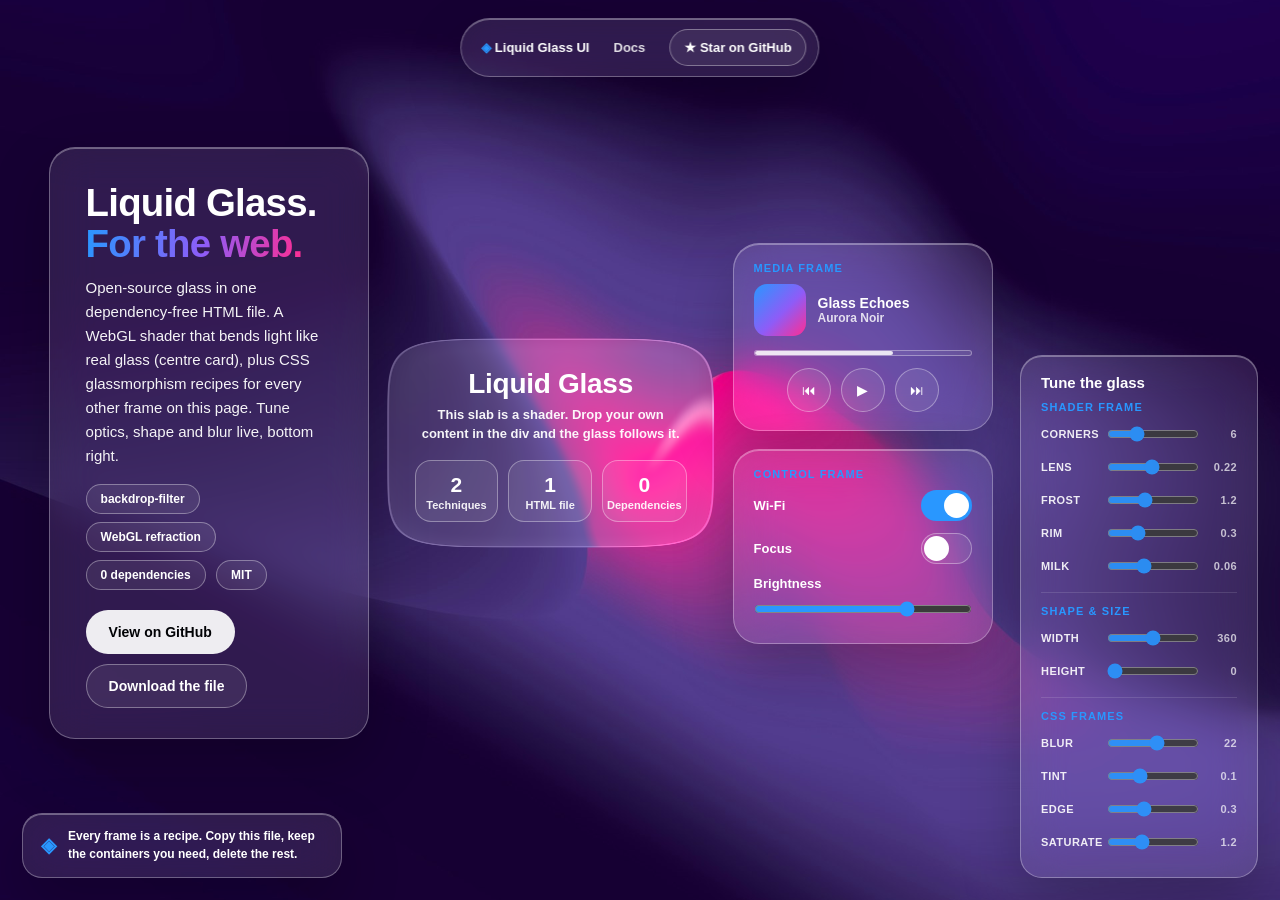
<file: design_assets/LiquidGlassUI-main/index.html>
<!doctype html>
<html lang="en">
  <head>
    <meta charset="UTF-8" />
    <meta name="viewport" content="width=device-width, initial-scale=1.0" />

    <!-- ============ SEO ============ -->
    <title>Liquid Glass UI | Apple-style liquid glass &amp; glassmorphism for the web</title>
    <meta
      name="description"
      content="Open-source liquid glass for the web. One dependency-free HTML file: a WebGL refraction shader with live tuning sliders plus CSS glassmorphism component recipes. MIT licensed."
    />
    <meta
      name="keywords"
      content="liquid glass, glassmorphism, webgl shader, backdrop-filter, apple liquid glass, glass ui, css glass effect, frosted glass"
    />
    <meta name="author" content="hungduong-projects" />
    <meta name="robots" content="index, follow" />
    <link rel="canonical" href="https://hungduong-projects.github.io/LiquidGlassUI/" />
    <meta name="theme-color" content="#10241f" />
    <link
      rel="icon"
      href="data:image/svg+xml,%3Csvg%20xmlns='http://www.w3.org/2000/svg'%20viewBox='0%200%2032%2032'%3E%3Crect%20width='32'%20height='32'%20rx='7'%20fill='%23010205'/%3E%3Cpolygon%20points='16,5%2027,16%2016,27%205,16'%20fill='%232997ff'/%3E%3Cpolygon%20points='16,12%2020,16%2016,20%2012,16'%20fill='%23010205'/%3E%3C/svg%3E"
    />

    <!-- Open Graph -->
    <meta property="og:type" content="website" />
    <meta property="og:title" content="Liquid Glass UI | Apple-style liquid glass for the web" />
    <meta
      property="og:description"
      content="A WebGL refraction shader with live tuning sliders plus CSS glassmorphism component recipes. One HTML file, zero dependencies, MIT."
    />
    <meta property="og:url" content="https://hungduong-projects.github.io/LiquidGlassUI/" />
    <meta property="og:image" content="https://hungduong-projects.github.io/LiquidGlassUI/og.png" />
    <meta property="og:site_name" content="Liquid Glass UI" />

    <!-- Twitter -->
    <meta name="twitter:card" content="summary_large_image" />
    <meta name="twitter:title" content="Liquid Glass UI | Apple-style liquid glass for the web" />
    <meta
      name="twitter:description"
      content="A WebGL refraction shader with live tuning sliders plus CSS glassmorphism component recipes. One HTML file, zero dependencies, MIT."
    />
    <meta name="twitter:image" content="https://hungduong-projects.github.io/LiquidGlassUI/og.png" />

    <script type="application/ld+json">
      {
        "@context": "https://schema.org",
        "@type": "SoftwareSourceCode",
        "name": "Liquid Glass UI",
        "description": "Open-source liquid glass for the web: a WebGL refraction shader with live tuning sliders plus CSS glassmorphism component recipes in one dependency-free HTML file.",
        "codeRepository": "https://github.com/hungduong-projects/LiquidGlassUI",
        "programmingLanguage": ["HTML", "CSS", "JavaScript", "GLSL"],
        "license": "https://opensource.org/licenses/MIT",
        "url": "https://hungduong-projects.github.io/LiquidGlassUI/"
      }
    </script>

    <style>
      /* ============================================================
         1. DESIGN TOKENS
         ============================================================ */
      :root {
        --ink: #fff;
        --ink-rgb: 255, 255, 255;
        --glass-fill-a: 0.1;
        --glass-edge-a: 0.3;
        --glass-sat: 1.2;
        --glass-fill: rgba(255, 255, 255, var(--glass-fill-a));
        --glass-edge: rgba(255, 255, 255, var(--glass-edge-a));
        --glass-inner-fill: rgba(var(--ink-rgb), 0.08);
        --glass-inner-edge: rgba(var(--ink-rgb), 0.35);
        --glass-blur: 22px;
        --shadow-depth: 0 24px 60px rgba(0, 0, 0, 0.22);
        --shadow-rim: inset 0 1px 0 rgba(255, 255, 255, 0.32);
        --radius-lg: 26px;
        --radius-md: 16px;
        --radius-pill: 999px;
        --accent: #2997ff; /* apple.com link blue */
        --font: -apple-system, BlinkMacSystemFont, "SF Pro Display",
          "Segoe UI", "Helvetica Neue", sans-serif;
      }

      /* ============================================================
         2. BASE
         ============================================================ */
      * { box-sizing: border-box; }
      html, body {
        margin: 0;
        background: #10241f;
        font-family: var(--font);
        color: var(--ink);
      }
      a { color: inherit; }
      button {
        font-family: inherit;
        color: inherit;
        cursor: pointer;
      }
      a:focus-visible,
      button:focus-visible,
      input:focus-visible {
        outline: 2px solid var(--accent);
        outline-offset: 2px;
        border-radius: 6px;
      }

      /* ============================================================
         3. BACKDROP CANVAS (WebGL: draws backdrop AND the glass slab)
         ============================================================ */
      #glcanvas {
        position: fixed;
        inset: 0;
        display: block;
        width: 100%;
        height: 100%;
        z-index: 0;
      }

      /* ============================================================
         4. GLASS RECIPES
         .glass       : CSS glassmorphism frame (backdrop-filter)
         .glass-inner : flat translucent layer, never nested blur
         ============================================================ */
      .glass {
        background: var(--glass-fill);
        border: 1px solid var(--glass-edge);
        box-shadow: var(--shadow-depth), var(--shadow-rim);
        backdrop-filter: blur(var(--glass-blur)) saturate(var(--glass-sat));
        -webkit-backdrop-filter: blur(var(--glass-blur)) saturate(var(--glass-sat));
        border-radius: var(--radius-lg);
      }
      .glass-inner {
        border: 1px solid var(--glass-inner-edge);
        background: var(--glass-inner-fill);
      }
      @media (prefers-reduced-transparency: reduce) {
        .glass {
          background: rgba(8, 10, 20, 0.94);
          backdrop-filter: none;
          -webkit-backdrop-filter: none;
        }
      }

      /* ============================================================
         5. NAV
         ============================================================ */
      #nav {
        position: fixed;
        top: 18px;
        left: 50%;
        transform: translateX(-50%);
        z-index: 8;
        display: flex;
        align-items: center;
        gap: 22px;
        padding: 10px 12px 10px 20px;
        border-radius: var(--radius-pill);
        font-size: 13px;
        font-weight: 700;
        white-space: nowrap;
      }
      #nav .brand { font-weight: 800; }
      #nav .brand .gem { color: var(--accent); }
      #nav a {
        text-decoration: none;
        opacity: 0.85;
        transition: opacity 0.15s;
        padding: 10px 2px;
      }
      #nav a:hover { opacity: 1; }
      #nav .star {
        border-radius: var(--radius-pill);
        padding: 10px 14px;
        opacity: 1;
      }
      #nav .star:hover { background: rgba(var(--ink-rgb), 0.16); }

      /* ============================================================
         6. STAGE LAYOUT (bento of glass frames)
         ============================================================ */
      #stage {
        position: relative;
        z-index: 2;
        min-height: 100dvh;
        display: grid;
        grid-template-columns: minmax(320px, 430px) minmax(320px, 400px) minmax(260px, 300px);
        justify-content: center;
        align-items: center;
        align-content: center;
        gap: 22px;
        padding: 96px 4vw 110px;
      }
      .stack { display: grid; gap: 18px; }

      /* ============================================================
         7. HERO PANEL (CSS glassmorphism frame)
         ============================================================ */
      #panel { padding: 34px 36px 30px; }
      #panel h1 {
        margin: 0 0 12px;
        font-size: clamp(30px, 3vw, 44px);
        font-weight: 800;
        line-height: 1.08;
        letter-spacing: -0.02em;
      }
      #panel h1 em {
        font-style: normal;
        background: linear-gradient(100deg, #2997ff, #8e5cf7 55%, #ff2d92);
        -webkit-background-clip: text;
        background-clip: text;
        -webkit-text-fill-color: transparent;
        color: transparent;
      }
      #panel p {
        margin: 0 0 16px;
        font-size: 15px;
        line-height: 1.6;
        font-weight: 500;
        opacity: 0.95;
        max-width: 52ch;
      }
      .pill {
        display: inline-block;
        border-radius: var(--radius-pill);
        padding: 7px 14px;
        font-size: 12px;
        font-weight: 700;
        margin: 0 6px 8px 0;
      }
      .actions { display: flex; gap: 10px; margin-top: 12px; flex-wrap: wrap; }
      .btn {
        display: inline-flex;
        align-items: center;
        min-height: 44px;
        border-radius: var(--radius-pill);
        padding: 11px 22px;
        font-size: 14px;
        font-weight: 800;
        text-decoration: none;
        transition: background 0.15s, transform 0.15s;
      }
      .btn:hover { transform: translateY(-1px); }
      .btn:active { transform: translateY(0) scale(0.98); }
      .btn-primary {
        background: rgba(var(--ink-rgb), 0.92);
        color: #010205;
        border: 1px solid transparent;
      }
      .btn-primary:hover { background: #fff; }
      .btn-ghost:hover { background: rgba(var(--ink-rgb), 0.16); }

      /* ============================================================
         8. LIQUID GLASS CARD (WebGL shader frame)
         The slab is drawn by the shader BEHIND this div; the div
         has no background, it only carries content and position.
         ============================================================ */
      #cardWrap { display: flex; justify-content: center; }
      #card {
        width: clamp(300px, 100%, 380px);
        max-width: 100%;
        padding: 26px 24px 22px;
        border-radius: 34px;
        color: var(--ink);
        user-select: none;
        -webkit-user-select: none;
        display: flex;
        flex-direction: column;
        justify-content: center;
      }
      #card h2 {
        margin: 0 0 6px;
        font-size: 28px;
        font-weight: 800;
        text-align: center;
        letter-spacing: -0.01em;
      }
      #card p {
        margin: 0 0 16px;
        font-size: 13px;
        line-height: 1.45;
        text-align: center;
        font-weight: 600;
        opacity: 0.95;
      }
      .tile-row { display: flex; gap: 10px; }
      .tile {
        flex: 1;
        border-radius: var(--radius-md);
        padding: 12px 4px 10px;
        text-align: center;
      }
      .tile .num { font-size: 21px; font-weight: 800; }
      .tile .lbl { font-size: 11px; font-weight: 700; opacity: 0.92; margin-top: 2px; }

      /* ============================================================
         9. PROTOTYPE FRAMES (music player, controls)
         ============================================================ */
      .frame-label {
        font-size: 11px;
        font-weight: 800;
        letter-spacing: 0.1em;
        text-transform: uppercase;
        color: var(--accent);
        margin: 0 0 10px;
      }

      /* music player */
      #player { padding: 18px 20px; }
      #player .row { display: flex; align-items: center; gap: 12px; }
      #player .art {
        width: 52px;
        height: 52px;
        border-radius: 13px;
        background: linear-gradient(135deg, #2997ff, #8e5cf7 55%, #ff2d92);
        flex: none;
      }
      #player .song { font-size: 14px; font-weight: 800; }
      #player .artist { font-size: 12px; font-weight: 600; opacity: 0.82; }
      #player .bar {
        height: 6px;
        border-radius: 99px;
        margin: 14px 0 12px;
        overflow: hidden;
      }
      #player .bar i {
        display: block;
        height: 100%;
        width: 64%;
        background: rgba(var(--ink-rgb), 0.85);
        border-radius: 99px;
      }
      #player .pctl { display: flex; justify-content: center; gap: 10px; }
      #player .pctl button {
        width: 44px;
        height: 44px;
        border-radius: 50%;
        font-size: 14px;
        display: grid;
        place-items: center;
        transition: background 0.15s;
      }
      #player .pctl button:hover { background: rgba(var(--ink-rgb), 0.18); }

      /* control centre */
      #controls { padding: 18px 20px; }
      #controls .crow {
        display: flex;
        align-items: center;
        justify-content: space-between;
        font-size: 13px;
        font-weight: 700;
        margin-bottom: 12px;
      }
      .switch {
        width: 51px;
        height: 31px;
        border-radius: 99px;
        position: relative;
        transition: background 0.2s;
        border: 1px solid var(--glass-inner-edge);
        background: var(--glass-inner-fill);
        padding: 0;
      }
      .switch::after {
        content: "";
        position: absolute;
        top: 2px;
        left: 2px;
        width: 25px;
        height: 25px;
        border-radius: 50%;
        background: #fff;
        transition: transform 0.2s;
      }
      .switch.on { background: var(--accent); border-color: transparent; }
      .switch.on::after { transform: translateX(20px); }
      #controls input[type="range"] {
        width: 100%;
        height: 24px;
        margin: 2px 0 0;
        accent-color: var(--accent);
        cursor: pointer;
      }

      /* ============================================================
         10. FRAME TUNER (sliders drive shader uniforms + CSS live)
         ============================================================ */
      #tuner {
        position: fixed;
        right: 22px;
        bottom: 22px;
        z-index: 8;
        width: 238px;
        padding: 18px 20px 14px;
        border-radius: 22px;
      }
      #tuner .ctl-title { font-size: 15px; font-weight: 800; margin: 0 0 10px; }
      #tuner .ctl-group {
        font-size: 11px;
        font-weight: 800;
        letter-spacing: 0.1em;
        text-transform: uppercase;
        color: var(--accent);
        margin: 14px 0 9px;
        padding-top: 12px;
        border-top: 1px solid rgba(255, 255, 255, 0.12);
      }
      #tuner .ctl-title + .ctl-group {
        margin-top: 4px;
        padding-top: 0;
        border-top: none;
      }
      #tuner label {
        display: grid;
        grid-template-columns: 56px 1fr 28px;
        align-items: center;
        gap: 10px;
        font-size: 11px;
        font-weight: 700;
        letter-spacing: 0.04em;
        text-transform: uppercase;
        opacity: 0.9;
        margin-bottom: 9px;
      }
      #tuner .val {
        font-size: 11px;
        font-weight: 700;
        text-align: right;
        opacity: 0.78;
        font-variant-numeric: tabular-nums;
      }
      #tuner input[type="range"] {
        width: 100%;
        height: 24px;
        margin: 0;
        accent-color: var(--accent);
        cursor: pointer;
      }

      /* ============================================================
         11. TOAST (bottom-left note)
         ============================================================ */
      #toast {
        position: fixed;
        left: 22px;
        bottom: 22px;
        z-index: 8;
        display: flex;
        align-items: center;
        gap: 12px;
        max-width: 320px;
        padding: 14px 18px;
        border-radius: 20px;
        font-size: 12px;
        font-weight: 600;
        line-height: 1.45;
      }
      #toast .ticon {
        font-size: 20px;
        color: var(--accent);
        flex: none;
      }
      #toast b { font-weight: 800; }

      /* ============================================================
         12. MOTION (staggered load reveal only; nothing drifts)
         ============================================================ */
      @keyframes rise {
        from { opacity: 0; transform: translateY(14px); }
        to { opacity: 1; transform: translateY(0); }
      }
      @keyframes riseNav {
        from { opacity: 0; transform: translate(-50%, 14px); }
        to { opacity: 1; transform: translate(-50%, 0); }
      }
      #nav { animation: riseNav 0.7s cubic-bezier(0.2, 0.7, 0.2, 1) both; }
      #panel { animation: rise 0.7s cubic-bezier(0.2, 0.7, 0.2, 1) 0.12s both; }
      #cardWrap { animation: rise 0.7s cubic-bezier(0.2, 0.7, 0.2, 1) 0.24s both; }
      .stack { animation: rise 0.7s cubic-bezier(0.2, 0.7, 0.2, 1) 0.36s both; }
      #tuner, #toast { animation: rise 0.7s cubic-bezier(0.2, 0.7, 0.2, 1) 0.48s both; }
      @media (prefers-reduced-motion: reduce) {
        #nav, #panel, #cardWrap, .stack, #tuner, #toast { animation: none; }
      }

      /* ============================================================
         13. RESPONSIVE
         ============================================================ */
      /* Reserve a right gutter so the centered bento never slides under
         the fixed tuner (only floats above 880px). */
      @media (min-width: 881px) {
        #stage { padding-right: 290px; }
      }
      @media (max-width: 1180px) {
        #stage {
          grid-template-columns: minmax(300px, 430px) minmax(300px, 400px);
          padding-bottom: 320px; /* room for fixed tuner */
        }
        .stack { grid-column: 1 / -1; grid-template-columns: 1fr 1fr; }
      }
      @media (max-width: 880px) {
        #stage {
          grid-template-columns: min(88vw, 420px);
          padding: 92px 0 40px;
        }
        .stack { grid-column: auto; grid-template-columns: 1fr; }
        #tuner {
          position: static;
          width: 100%;
          margin: 0;
        }
        #toast { display: none; }
      }
      @media (max-width: 480px) {
        #panel { padding: 26px 24px 24px; }
        #nav { gap: 14px; padding: 8px 10px 8px 16px; }
      }
    </style>
  </head>
  <body>
    <canvas id="glcanvas" aria-hidden="true"></canvas>

    <nav id="nav" class="glass" aria-label="Primary">
      <span class="brand"><span class="gem">◈</span> Liquid Glass UI</span>
      <a href="https://github.com/hungduong-projects/LiquidGlassUI#readme">Docs</a>
      <a class="star glass-inner" href="https://github.com/hungduong-projects/LiquidGlassUI">★ Star on GitHub</a>
    </nav>

    <main id="stage">
      <!-- Frame 1: CSS glassmorphism hero panel -->
      <section id="panel" class="glass">
        <h1>Liquid Glass. <em>For the web.</em></h1>
        <p>
          Open-source glass in one dependency-free HTML file. A WebGL shader that
          bends light like real glass (centre card), plus CSS glassmorphism recipes
          for every other frame on this page. Tune optics, shape and blur live,
          bottom right.
        </p>
        <span class="pill glass-inner">backdrop-filter</span>
        <span class="pill glass-inner">WebGL refraction</span>
        <span class="pill glass-inner">0 dependencies</span>
        <span class="pill glass-inner">MIT</span>
        <div class="actions">
          <a class="btn btn-primary" href="https://github.com/hungduong-projects/LiquidGlassUI">View on GitHub</a>
          <a class="btn btn-ghost glass-inner" href="https://github.com/hungduong-projects/LiquidGlassUI/raw/main/index.html" download>Download the file</a>
        </div>
      </section>

      <!-- Frame 2: WebGL liquid glass card -->
      <div id="cardWrap">
        <div id="card">
          <h2>Liquid Glass</h2>
          <p>This slab is a shader. Drop your own content in the div and the glass follows it.</p>
          <div class="tile-row">
            <div class="tile glass-inner"><div class="num">2</div><div class="lbl">Techniques</div></div>
            <div class="tile glass-inner"><div class="num">1</div><div class="lbl">HTML file</div></div>
            <div class="tile glass-inner"><div class="num">0</div><div class="lbl">Dependencies</div></div>
          </div>
        </div>
      </div>

      <!-- Frames 3 + 4: CSS component prototypes -->
      <div class="stack">
        <section id="player" class="glass">
          <h2 class="frame-label">Media frame</h2>
          <div class="row">
            <div class="art"></div>
            <div>
              <div class="song">Glass Echoes</div>
              <div class="artist">Aurora Noir</div>
            </div>
          </div>
          <div class="bar glass-inner"><i></i></div>
          <div class="pctl">
            <button class="glass-inner" aria-label="Previous">⏮</button>
            <button class="glass-inner" id="playBtn" aria-label="Play or pause">▶</button>
            <button class="glass-inner" aria-label="Next">⏭</button>
          </div>
        </section>

        <section id="controls" class="glass">
          <h2 class="frame-label">Control frame</h2>
          <div class="crow">
            Wi-Fi
            <button class="switch on" aria-label="Toggle Wi-Fi"></button>
          </div>
          <div class="crow">
            Focus
            <button class="switch" aria-label="Toggle Focus"></button>
          </div>
          <div class="crow" style="margin-bottom: 4px">Brightness</div>
          <input type="range" min="0" max="100" value="72" aria-label="Brightness" />
        </section>
      </div>
    </main>

    <div id="toast" class="glass" role="note">
      <span class="ticon" aria-hidden="true">◈</span>
      <div><b>Every frame is a recipe.</b> Copy this file, keep the containers you need, delete the rest.</div>
    </div>

    <aside id="tuner" class="glass" aria-label="Glass tuning controls">
      <h2 class="ctl-title">Tune the glass</h2>
      <div class="ctl-group">Shader frame</div>
      <label>Corners <input type="range" id="uExp" min="3.5" max="12" step="0.5" value="6" /></label>
      <label>Lens <input type="range" id="uLens" min="0" max="0.45" step="0.01" value="0.22" /></label>
      <label>Frost <input type="range" id="uBlur" min="0" max="3" step="0.1" value="1.2" /></label>
      <label>Rim <input type="range" id="uRim" min="0" max="1" step="0.05" value="0.3" /></label>
      <label>Milk <input type="range" id="uWhite" min="0" max="0.16" step="0.01" value="0.06" /></label>
      <div class="ctl-group">Shape &amp; size</div>
      <label>Width <input type="range" id="cardW" min="280" max="440" step="2" value="360" /></label>
      <label>Height <input type="range" id="cardH" min="0" max="200" step="2" value="0" /></label>
      <div class="ctl-group">CSS frames</div>
      <label>Blur <input type="range" id="cssBlur" min="0" max="40" step="1" value="22" /></label>
      <label>Tint <input type="range" id="cssFill" min="0" max="0.3" step="0.01" value="0.1" /></label>
      <label>Edge <input type="range" id="cssEdge" min="0" max="0.8" step="0.02" value="0.3" /></label>
      <label>Saturate <input type="range" id="cssSat" min="0.5" max="2.5" step="0.05" value="1.2" /></label>
    </aside>

    <script id="fragShader" type="x-shader/x-fragment">
      precision mediump float;

      uniform vec3 iResolution;
      uniform vec2 uImgRes;
      uniform vec2 uCardPos;    // card centre in gl pixels (y up)
      uniform vec2 uCardHalf;   // half width / half height in pixels
      uniform float uWhite;     // 0..0.16 milkiness
      uniform float uExponent;  // superellipse exponent: higher = squarer corners
      uniform float uLens;      // lens/refraction strength
      uniform float uBlur;      // frost blur spread
      uniform float uRim;       // rim brightness
      uniform sampler2D iChannel0;

      // cover-fit the backdrop image to the viewport
      vec2 coverUv(vec2 uv) {
        float ca = iResolution.x / iResolution.y;
        float ia = uImgRes.x / uImgRes.y;
        vec2 s = ca > ia ? vec2(1.0, ia / ca) : vec2(ca / ia, 1.0);
        return (uv - 0.5) * s + 0.5;
      }

      void main() {
        vec2 fragCoord = gl_FragCoord.xy;
        vec2 uv = fragCoord / iResolution.xy;

        vec2 d = (fragCoord - uCardPos) / uCardHalf;
        float roundedBox = pow(abs(d.x), uExponent) + pow(abs(d.y), uExponent);

        // rb1: soft interior mask, rb2: thin bright rim at the edge, rb3: outer falloff band
        float rb1 = clamp((1.0 - roundedBox) * 8.0, 0.0, 1.0);
        float rb2 = clamp((0.955 - roundedBox * 0.95) * 16.0, 0.0, 1.0) -
                    clamp((0.91  - roundedBox * 0.95) * 16.0, 0.0, 1.0);
        float rb3 = clamp((1.5 - roundedBox * 1.1) * 2.0, 0.0, 1.0) -
                    clamp((1.0 - roundedBox * 1.1) * 2.0, 0.0, 1.0);

        vec4 bg = texture2D(iChannel0, coverUv(uv));
        float transition = smoothstep(0.0, 1.0, rb1 + rb2);
        vec4 color = bg;

        if (transition > 0.0) {
          vec2 cuv = uCardPos / iResolution.xy;
          // lens refraction: pull edge samples toward the centre
          vec2 lens = cuv + (uv - cuv) * (1.0 - roundedBox * uLens);

          // 9x9 box blur = frosting
          vec4 acc = vec4(0.0);
          float total = 0.0;
          for (float x = -4.0; x <= 4.0; x++) {
            for (float y = -4.0; y <= 4.0; y++) {
              vec2 off = vec2(x, y) * uBlur / iResolution.xy;
              acc += texture2D(iChannel0, coverUv(lens + off));
              total += 1.0;
            }
          }
          acc /= total;

          // vertical light gradient + bright rim
          float dy = uv.y - cuv.y;
          float gradient = clamp((clamp(dy, 0.0, 0.2) + 0.1) / 2.0, 0.0, 1.0) +
                           clamp((clamp(-dy, -1000.0, 0.2) * rb3 + 0.1) / 2.0, 0.0, 1.0);
          vec4 lighting = clamp(acc + vec4(rb1) * gradient * 0.55 + vec4(rb2) * uRim, 0.0, 1.0);

          lighting = mix(lighting, vec4(1.0), uWhite * 0.97);
          color = mix(bg, lighting, transition);
        }
        gl_FragColor = vec4(color.rgb, 1.0);
      }
    </script>

    <script>
      /* =================== WebGL setup =================== */
      const canvas = document.getElementById("glcanvas");
      // preserveDrawingBuffer is required if you ever export the canvas to PNG
      const gl = canvas.getContext("webgl", { preserveDrawingBuffer: true });
      const card = document.getElementById("card");

      function setCanvasSize() {
        canvas.width = window.innerWidth;
        canvas.height = window.innerHeight;
      }
      setCanvasSize();

      const vsSource = `attribute vec2 position; void main(){ gl_Position = vec4(position, 0.0, 1.0); }`;
      const fsSource = document.getElementById("fragShader").textContent;

      function createShader(type, source) {
        const sh = gl.createShader(type);
        gl.shaderSource(sh, source);
        gl.compileShader(sh);
        if (!gl.getShaderParameter(sh, gl.COMPILE_STATUS)) {
          console.error("Shader error:", gl.getShaderInfoLog(sh));
          gl.deleteShader(sh);
          return null;
        }
        return sh;
      }
      const program = gl.createProgram();
      gl.attachShader(program, createShader(gl.VERTEX_SHADER, vsSource));
      gl.attachShader(program, createShader(gl.FRAGMENT_SHADER, fsSource));
      gl.linkProgram(program);
      gl.useProgram(program);

      const buffer = gl.createBuffer();
      gl.bindBuffer(gl.ARRAY_BUFFER, buffer);
      gl.bufferData(
        gl.ARRAY_BUFFER,
        new Float32Array([-1, -1, 1, -1, -1, 1, 1, 1]),
        gl.STATIC_DRAW,
      );
      const positionLoc = gl.getAttribLocation(program, "position");
      gl.enableVertexAttribArray(positionLoc);
      gl.vertexAttribPointer(positionLoc, 2, gl.FLOAT, false, 0, 0);

      const U = {
        resolution: gl.getUniformLocation(program, "iResolution"),
        imgRes: gl.getUniformLocation(program, "uImgRes"),
        cardPos: gl.getUniformLocation(program, "uCardPos"),
        cardHalf: gl.getUniformLocation(program, "uCardHalf"),
        white: gl.getUniformLocation(program, "uWhite"),
        exponent: gl.getUniformLocation(program, "uExponent"),
        lens: gl.getUniformLocation(program, "uLens"),
        blur: gl.getUniformLocation(program, "uBlur"),
        rim: gl.getUniformLocation(program, "uRim"),
        texture: gl.getUniformLocation(program, "iChannel0"),
      };

      const texture = gl.createTexture();
      let imgW = 1920,
        imgH = 1200;

      function uploadTexture(source, w, h) {
        imgW = w;
        imgH = h;
        gl.bindTexture(gl.TEXTURE_2D, texture);
        gl.pixelStorei(gl.UNPACK_FLIP_Y_WEBGL, true);
        gl.texImage2D(gl.TEXTURE_2D, 0, gl.RGBA, gl.RGBA, gl.UNSIGNED_BYTE, source);
        gl.texParameteri(gl.TEXTURE_2D, gl.TEXTURE_MIN_FILTER, gl.LINEAR);
        gl.texParameteri(gl.TEXTURE_2D, gl.TEXTURE_MAG_FILTER, gl.LINEAR);
        gl.texParameteri(gl.TEXTURE_2D, gl.TEXTURE_WRAP_S, gl.CLAMP_TO_EDGE);
        gl.texParameteri(gl.TEXTURE_2D, gl.TEXTURE_WRAP_T, gl.CLAMP_TO_EDGE);
      }

      /* =================== Backdrop ===================
         Dreamy procedural fallback: deep jewel base with diffused
         pastel glows and bokeh. Used when bg.jpg is unavailable, so
         the page still works offline. */
      function dreamyBackground() {
        const W = 1920, H = 1200;
        const c = document.createElement("canvas");
        c.width = W;
        c.height = H;
        const x = c.getContext("2d");

        // deep jewel base: rich but dark enough to keep white glass + text legible
        const base = x.createLinearGradient(0, 0, W, H);
        base.addColorStop(0, "#10241f");   // deep emerald
        base.addColorStop(0.5, "#1c2238"); // indigo
        base.addColorStop(1, "#241a30");   // plum
        x.fillStyle = base;
        x.fillRect(0, 0, W, H);

        // iridescent color wash: large saturated glows, heavily blurred, screen-blended
        x.globalCompositeOperation = "screen";
        x.filter = "blur(100px)";
        const glows = [
          // [cx, cy, rx, ry, rotation, color, alpha]
          [320, 380, 760, 540, 0.2, "#2fd9a0", 0.5],   // emerald
          [1520, 300, 780, 540, -0.2, "#ffb14d", 0.5], // amber gold
          [1020, 1000, 840, 560, 0.1, "#ff5fa8", 0.46],// magenta
          [300, 1000, 660, 480, -0.2, "#4dd0ff", 0.44],// cyan
          [1720, 1060, 580, 440, 0.25, "#a06bff", 0.4],// violet
          [960, 170, 720, 440, 0.0, "#ffd27a", 0.3],   // warm rim light
        ];
        for (const [cx, cy, rx, ry, rot, col, a] of glows) {
          x.save();
          x.translate(cx, cy);
          x.rotate(rot);
          x.scale(rx / 100, ry / 100);
          const g = x.createRadialGradient(0, 0, 0, 0, 0, 100);
          g.addColorStop(0, col + Math.round(a * 255).toString(16).padStart(2, "0"));
          g.addColorStop(1, col + "00");
          x.fillStyle = g;
          x.fillRect(-100, -100, 200, 200);
          x.restore();
        }

        // out-of-focus bokeh highlights for a dreamy photographic feel (no subject)
        const palette = ["#2fd9a0", "#ffb14d", "#ff5fa8", "#4dd0ff", "#a06bff", "#ffd27a", "#ffffff"];
        x.filter = "blur(22px)";
        for (let i = 0; i < 46; i++) {
          const bx = Math.random() * W,
            by = Math.random() * H,
            br = Math.random() * 70 + 24,
            col = palette[(Math.random() * palette.length) | 0],
            a = Math.random() * 0.16 + 0.06;
          const g = x.createRadialGradient(bx, by, 0, bx, by, br);
          g.addColorStop(0, col + Math.round(a * 255).toString(16).padStart(2, "0"));
          g.addColorStop(0.7, col + Math.round(a * 0.5 * 255).toString(16).padStart(2, "0"));
          g.addColorStop(1, col + "00");
          x.fillStyle = g;
          x.beginPath();
          x.arc(bx, by, br, 0, Math.PI * 2);
          x.fill();
        }
        x.filter = "none";

        // gentle vignette to settle the edges (kept light, stays ethereal)
        x.globalCompositeOperation = "source-over";
        const v = x.createRadialGradient(W / 2, H / 2, H * 0.45, W / 2, H / 2, H * 1.05);
        v.addColorStop(0, "rgba(12,14,24,0)");
        v.addColorStop(1, "rgba(12,14,24,0.42)");
        x.fillStyle = v;
        x.fillRect(0, 0, W, H);

        uploadTexture(c, W, H);
      }

      // Primary backdrop: dreamy image. Falls back to the procedural
      // gradient if the image is missing (keeps the page working offline).
      dreamyBackground();
      const bgImg = new Image();
      bgImg.onload = () => uploadTexture(bgImg, bgImg.naturalWidth, bgImg.naturalHeight);
      bgImg.src = "bg.jpg";

      /* =================== Frame tuner =================== */
      const params = { uExp: 6, uLens: 0.22, uBlur: 1.2, uRim: 0.3, uWhite: 0.06 };
      for (const id of Object.keys(params)) {
        const el = document.getElementById(id);
        el.addEventListener("input", () => { params[id] = parseFloat(el.value); });
      }
      // shape & size: resize the div, the shader follows it in real time
      document.getElementById("cardW").addEventListener("input", (e) => {
        card.style.width = e.target.value + "px";
      });
      let cardBaseH = null; // content height before any extra is applied
      document.getElementById("cardH").addEventListener("input", (e) => {
        if (cardBaseH === null) cardBaseH = card.offsetHeight;
        const extra = parseFloat(e.target.value);
        card.style.minHeight = extra > 0 ? cardBaseH + extra + "px" : "";
      });
      // CSS glass: live-update the tokens every .glass frame reads
      const rootStyle = document.documentElement.style;
      const bindToken = (id, prop, unit = "") =>
        document.getElementById(id).addEventListener("input", (e) => {
          rootStyle.setProperty(prop, e.target.value + unit);
        });
      bindToken("cssBlur", "--glass-blur", "px");
      bindToken("cssFill", "--glass-fill-a");
      bindToken("cssEdge", "--glass-edge-a");
      bindToken("cssSat", "--glass-sat");

      // Show a live value beside every tuner slider (generic, no per-row markup)
      for (const inp of document.querySelectorAll('#tuner label input[type="range"]')) {
        const out = document.createElement("output");
        out.className = "val";
        const sync = () => { out.textContent = inp.value; };
        inp.addEventListener("input", sync);
        inp.after(out);
        sync();
      }

      /* =================== Prototype interactions =================== */
      for (const sw of document.querySelectorAll(".switch")) {
        sw.addEventListener("click", () => sw.classList.toggle("on"));
      }
      const playBtn = document.getElementById("playBtn");
      playBtn.addEventListener("click", () => {
        playBtn.textContent = playBtn.textContent === "▶" ? "⏸" : "▶";
      });

      /* =================== Render loop =================== */
      let rafId = null;
      function render() {
        const rect = card.getBoundingClientRect();
        const cx = rect.left + rect.width / 2;
        const cy = canvas.height - (rect.top + rect.height / 2); // gl y is flipped

        gl.viewport(0, 0, canvas.width, canvas.height);
        gl.clear(gl.COLOR_BUFFER_BIT);
        gl.uniform3f(U.resolution, canvas.width, canvas.height, 1.0);
        gl.uniform2f(U.imgRes, imgW, imgH);
        gl.uniform2f(U.cardPos, cx, cy);
        gl.uniform2f(U.cardHalf, rect.width / 2 + 4, rect.height / 2 + 4);
        gl.uniform1f(U.white, params.uWhite);
        gl.uniform1f(U.exponent, params.uExp);
        gl.uniform1f(U.lens, params.uLens);
        gl.uniform1f(U.blur, params.uBlur);
        gl.uniform1f(U.rim, params.uRim);
        gl.activeTexture(gl.TEXTURE0);
        gl.bindTexture(gl.TEXTURE_2D, texture);
        gl.uniform1i(U.texture, 0);
        gl.drawArrays(gl.TRIANGLE_STRIP, 0, 4);
        rafId = requestAnimationFrame(render);
      }

      window.addEventListener("resize", setCanvasSize);

      // Pause the shader loop while the tab is hidden (battery / GPU)
      document.addEventListener("visibilitychange", () => {
        if (document.hidden) {
          cancelAnimationFrame(rafId);
        } else {
          rafId = requestAnimationFrame(render);
        }
      });

      /* init */
      render();
    </script>
  </body>
</html>
</file>
